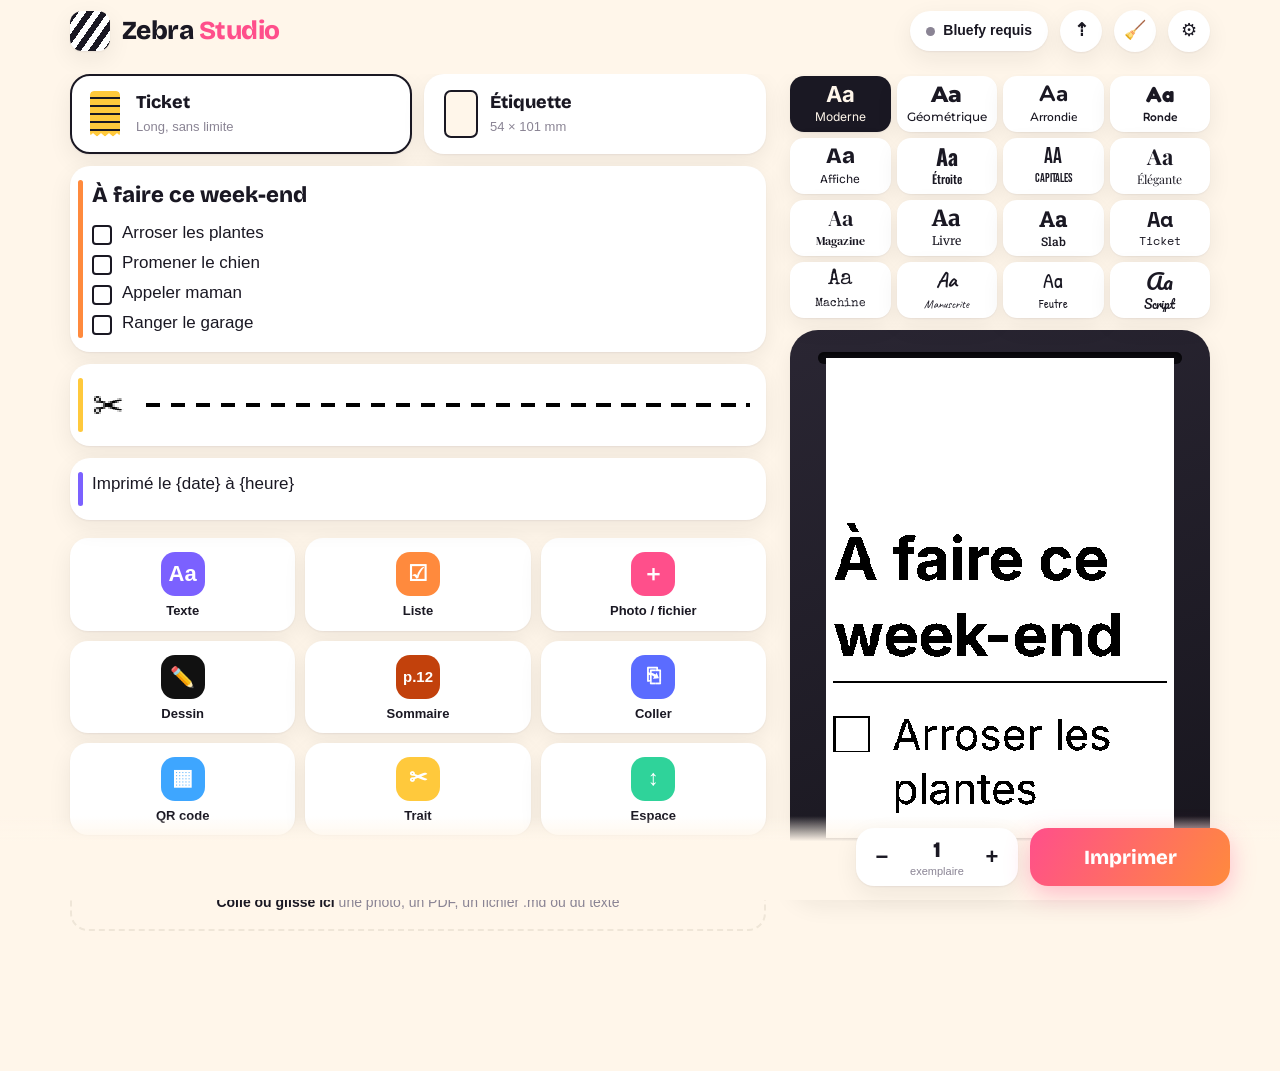
<file: index.html>
<!DOCTYPE html>
<html lang="fr">
<head>
<meta charset="utf-8">
<meta name="viewport" content="width=device-width, initial-scale=1, viewport-fit=cover">
<meta name="robots" content="noindex">
<meta name="theme-color" content="#FFF6EA">
<title>Zebra Studio</title>
<link rel="stylesheet" href="fonts.css?v=202611140255">
<style>
  :root {
    --bg:#FFF6EA; --card:#FFFFFF; --ink:#1A1823; --mute:#8A8494; --line:#EFE6D8;
    --pink:#FF4F8B; --orange:#FF8A3D; --yellow:#FFC93C; --mint:#2FD39A; --violet:#7B61FF; --blue:#3EA6FF;
    --shadow:0 1px 2px rgba(26,24,35,.06), 0 8px 24px rgba(26,24,35,.07);
    --display:"ZS Bricolage", -apple-system, sans-serif;
  }
  @media (prefers-color-scheme: dark) {
    :root { --bg:#15131C; --card:#221F2B; --ink:#F4F1FA; --mute:#9C95AA; --line:#322E3D;
      --shadow:0 1px 2px rgba(0,0,0,.3), 0 8px 24px rgba(0,0,0,.35); }
    .sepview canvas, .swatches canvas { filter:invert(1) hue-rotate(180deg); opacity:.9; }
  }
  * { box-sizing:border-box; -webkit-tap-highlight-color:transparent; }
  html, body { margin:0; background:var(--bg); color:var(--ink);
    font:16px/1.4 -apple-system, BlinkMacSystemFont, "Segoe UI", sans-serif; }
  button, input, textarea, select { font:inherit; color:inherit; }
  button { cursor:pointer; }

  /* ---------- En-tête ---------- */
  header { display:flex; align-items:center; gap:12px; padding:calc(10px + env(safe-area-inset-top)) 20px 10px; max-width:1180px; margin:0 auto;
    position:sticky; top:0; z-index:30; background:var(--bg); box-shadow:0 0 0 100vmax var(--bg); clip-path:inset(0 -100vmax -12px); }
  header.scrolled { box-shadow:0 0 0 100vmax var(--bg), 0 8px 12px -10px rgba(0,0,0,.35); }
  .logo { width:40px; height:40px; border-radius:12px; flex:none; background:
      repeating-linear-gradient(-55deg, var(--ink) 0 6px, var(--card) 6px 12px); box-shadow:var(--shadow); }
  header .titre { flex:1; min-width:0; }
  header h1 { font-family:var(--display); font-weight:800; font-size:26px; letter-spacing:-.02em; margin:0; }
  #batZebra[hidden] { display:none; }
  #batZebra { display:block; font-size:12px; font-weight:600; color:var(--mute); line-height:1.1; margin-top:1px; white-space:nowrap; }
  header h1 span { color:var(--pink); }
  .pill { display:flex; align-items:center; gap:8px; border:0; background:var(--card); box-shadow:var(--shadow);
    padding:10px 16px; border-radius:999px; font-weight:600; font-size:14px; }
  .pill .dot { width:9px; height:9px; border-radius:50%; background:var(--mute); }
  .pill.on .dot { background:var(--mint); box-shadow:0 0 0 4px rgba(47,211,154,.18); }
  .pill.err .dot { background:var(--pink); }
  .round { width:42px; height:42px; border-radius:50%; border:0; background:var(--card); box-shadow:var(--shadow); font-size:18px; }
  header h1 { white-space:nowrap; }
  @media (max-width:480px) { /* téléphone : en-tête compact, sans défilement horizontal */
    header { gap:7px; padding-left:12px; padding-right:12px; }
    .logo { width:30px; height:30px; border-radius:9px; }
    header h1 { font-size:19px; }
    header h1 span { display:none; } /* « Zebra » seul sur téléphone */
    .pill { padding:8px 11px; font-size:13px; gap:6px; }
    .round { width:34px; height:34px; font-size:16px; }
  }

  main { display:grid; grid-template-columns:minmax(0,1fr); gap:24px; padding:12px 20px 140px; max-width:1180px; margin:0 auto; }
  @media (min-width:760px) { main { grid-template-columns:minmax(0,1fr) 360px; } .side { position:sticky; top:76px; align-self:start; } }
  @media (min-width:1000px) { main { grid-template-columns:minmax(0,1fr) 420px; } }

  /* ---------- Mode ---------- */
  .modes { display:grid; grid-template-columns:1fr 1fr; gap:12px; }
  .mode { position:relative; border:2px solid transparent; background:var(--card); box-shadow:var(--shadow); border-radius:20px;
    padding:14px 12px 14px 64px; text-align:left; min-height:74px; transition:transform .15s, border-color .15s; }
  .mode:active { transform:scale(.98); }
  .mode b { font-family:var(--display); font-size:18px; display:block; }
  .mode small { color:var(--mute); font-size:13px; }
  .mode.active { border-color:var(--ink); }
  .mode::before { content:""; position:absolute; left:18px; top:50%; transform:translateY(-50%); background:var(--bg); border:2px solid var(--ink); }
  .mode[data-mode=tpe]::before { width:30px; height:46px; border-radius:4px;
    -webkit-mask:linear-gradient(#000 0 0) top/100% 85% no-repeat, conic-gradient(from -45deg at bottom, #0000, #000 1deg 89deg, #0000 90deg) bottom/8px 15% repeat-x;
    mask:linear-gradient(#000 0 0) top/100% 85% no-repeat, conic-gradient(from -45deg at bottom, #0000, #000 1deg 89deg, #0000 90deg) bottom/8px 15% repeat-x;
    background:repeating-linear-gradient(var(--bg) 0 6px, var(--ink) 6px 8px); border:0; }
  .mode[data-mode=dymo]::before { width:30px; height:44px; border-radius:7px; }
  .mode.active[data-mode=tpe]::before { background:repeating-linear-gradient(var(--yellow) 0 6px, var(--ink) 6px 8px); }
  .mode.active[data-mode=dymo]::before { background:var(--yellow); }

  /* ---------- Polices ---------- */
  .chips { display:flex; gap:8px; overflow-x:auto; padding:14px 2px 6px; scrollbar-width:none; }
  .chips::-webkit-scrollbar { display:none; }
  .chip { flex:none; border:0; background:var(--card); box-shadow:var(--shadow); border-radius:14px; padding:8px 14px; text-align:center; min-width:74px; }
  .chip .aa { font-size:24px; line-height:1.1; display:block; }
  .chip small { font-size:11px; color:var(--mute); }
  .chip.active { background:var(--ink); color:var(--bg); }
  .chip.active small { color:inherit; opacity:.7; }
  .toggle { display:inline-flex; align-items:center; gap:8px; border:0; background:var(--card); box-shadow:var(--shadow); border-radius:14px; padding:8px 14px; font-weight:600; font-size:14px; flex:none; }
  .toggle i { width:34px; height:20px; border-radius:10px; background:var(--line); position:relative; transition:background .15s; }
  .toggle i::after { content:""; position:absolute; left:2px; top:2px; width:16px; height:16px; border-radius:50%; background:#fff; transition:left .15s; box-shadow:0 1px 2px rgba(0,0,0,.2); }
  .toggle.on i { background:var(--mint); } .toggle.on i::after { left:16px; }

  .side-fonts { display:grid; grid-template-columns:repeat(4, 1fr); gap:6px; padding:0 0 12px; overflow:visible; }
  .side-fonts .chip { min-width:0; padding:6px 4px; }
  .side-fonts .chip .aa { font-size:22px; line-height:1.15; }
  .chip .fname { display:block; font-size:12px; margin-top:2px; white-space:nowrap; overflow:hidden; text-overflow:ellipsis; }
  .side-fonts .toggle { grid-column:1 / -1; justify-content:center; }
  /* ---------- Blocs ---------- */
  #blocks { margin-top:10px; }
  .block { position:relative; background:var(--card); box-shadow:var(--shadow); border-radius:20px; margin:12px 0; padding:14px 16px 14px 22px;
    transition:box-shadow .15s, transform .15s; animation:pop .25s ease-out; }
  @keyframes pop { from { transform:scale(.96); opacity:0; } }
  .block::before { content:""; position:absolute; left:8px; top:14px; bottom:14px; width:5px; border-radius:3px; background:var(--c, var(--violet)); }
  .block.sel { box-shadow:0 0 0 2px var(--c, var(--violet)), var(--shadow); }
  .block[data-type=text] { --c:var(--violet); } .block[data-type=image] { --c:var(--pink); }
  .block[data-type=qr] { --c:var(--blue); } .block[data-type=sep] { --c:var(--yellow); } .block[data-type=space] { --c:var(--mint); }
  .block { -webkit-user-select:none; user-select:none; -webkit-touch-callout:none; }
  .block:not(.sel) textarea, .block:not(.sel) input { pointer-events:none; }
  .block.sel textarea, .block.sel input { -webkit-user-select:text; user-select:text; }
  .block.lifting { position:fixed; z-index:60; margin:0; pointer-events:none; animation:none; transform:scale(1.03) rotate(-1.2deg);
    box-shadow:0 0 0 2px var(--c), 0 24px 48px rgba(26,24,35,.28); transition:transform .15s; }
  .drop-ph { border:2px dashed var(--pink); border-radius:20px; margin:12px 0; background:rgba(255,79,139,.06); }
  .hint-move { text-align:center; color:var(--mute); font-size:13px; margin:10px 0 0; }
  .tools { position:absolute; right:10px; top:-16px; display:none; gap:4px; background:var(--ink); padding:4px; border-radius:12px; box-shadow:var(--shadow); z-index:2; }
  .block.sel .tools { display:flex; }
  .tools button { border:0; background:transparent; color:var(--bg); width:34px; height:30px; border-radius:8px; font-size:15px; }
  .tools button:active { background:rgba(255,255,255,.15); }

  .block textarea { width:100%; border:0; outline:0; background:transparent; resize:none; padding:0; min-height:28px; font-size:17px; line-height:1.45; overflow:hidden; }
  .block textarea::placeholder { color:var(--mute); }
  .more { display:none; margin-top:12px; padding-top:12px; border-top:1px dashed var(--line); flex-wrap:wrap; gap:8px; align-items:center; }
  .block.sel .more { display:flex; }
  /* long texte : la barre de mise en forme reste visible en bas de l'écran pendant qu'on fait défiler */
  .block.sel[data-type=text] .more { position:sticky; bottom:92px; z-index:6; background:var(--card); margin:12px -16px -14px -22px; padding:10px 16px 12px 22px; border-radius:0 0 20px 20px; box-shadow:0 -8px 16px -12px rgba(0,0,0,.25); }
  .seg { display:inline-flex; background:var(--bg); border-radius:12px; padding:3px; gap:2px; }
  .seg button { border:0; background:transparent; min-width:38px; height:34px; border-radius:9px; font-weight:700; font-size:14px; padding:0 10px; }
  .seg button.on { background:var(--card); box-shadow:0 1px 3px rgba(0,0,0,.12); }
  .fmt { display:inline-flex; gap:2px; background:var(--bg); border-radius:12px; padding:3px; }
  .fmt button { border:0; background:transparent; width:38px; height:34px; border-radius:9px; font-size:15px; font-weight:700; }
  .fmt button:active { background:var(--card); }
  .spacer { flex:1; }

  .thumb { display:flex; justify-content:center; background:var(--bg); border-radius:14px; padding:10px; }
  .thumb canvas { max-width:100%; max-height:220px; image-rendering:pixelated; }
  .slider { display:flex; align-items:center; gap:8px; font-size:18px; flex:1; min-width:200px; }
  .slider input { flex:1; accent-color:var(--pink); }
  .field { flex:1; min-width:180px; border:0; background:var(--bg); border-radius:12px; padding:10px 12px; outline:0; }
  .block[data-type=qr] .row { display:flex; gap:14px; align-items:center; }
  .block[data-type=qr] canvas { width:72px; height:72px; image-rendering:pixelated; flex:none; border-radius:6px; }
  .block[data-type=qr] .field { font-size:17px; background:transparent; padding:6px 0; }
  .sepview canvas { width:100%; height:auto; display:block; image-rendering:pixelated; }
  .swatches { display:flex; flex-wrap:wrap; gap:6px; }
  .swatches button { border:2px solid transparent; background:var(--bg); border-radius:10px; padding:6px; width:86px; height:40px; }
  .swatches button.on { border-color:var(--yellow); }
  .swatches canvas { width:100%; height:100%; }
  .spaceview { border:2px dashed var(--line); border-radius:12px; display:flex; align-items:center; justify-content:center; color:var(--mute); font-size:13px; min-height:24px; }


  /* ---------- Éditeur d'étiquette ---------- */
  .tpls { display:grid; grid-template-columns:repeat(auto-fill, minmax(92px, 1fr)); gap:8px; padding:6px 0 10px; } /* tous visibles, sans glisser */
  .tpl { min-width:0; border:2px solid transparent; background:var(--card); box-shadow:var(--shadow); border-radius:16px; padding:8px 8px 6px; font-weight:700; font-size:13px; }
  .tpl.active { border-color:var(--pink); }
  .tpl .mini { height:60px; display:flex; align-items:center; justify-content:center; margin-bottom:6px; }
  .tpl canvas { max-width:100%; max-height:60px; border-radius:6px; box-shadow:0 0 0 1px var(--line); background:#fff; }
  .tpl .free { font-size:30px; }
  .lcard { background:var(--card); box-shadow:var(--shadow); border-radius:20px; padding:16px 18px; margin:12px 0; }
  .lcard .big { width:100%; border:0; outline:0; background:transparent; font-family:var(--display); font-weight:800; font-size:30px; padding:2px 0 6px; border-bottom:2px solid var(--line); }
  .lcard .big:focus { border-color:var(--pink); }
  .lcard .small { width:100%; border:0; outline:0; background:transparent; font-size:18px; padding:10px 0 6px; border-bottom:1px solid var(--line); }
  .lcard .small:focus { border-color:var(--pink); }
  .lrow { display:flex; align-items:center; gap:10px; flex-wrap:wrap; padding:8px 0; }
  .lrow > .lab { width:72px; color:var(--mute); font-size:13px; font-weight:600; flex:none; }
  .detailwrap { display:flex; gap:8px; align-items:center; }
  .detailwrap .small { flex:1; }
  .mini-chip { border:0; background:var(--bg); border-radius:10px; padding:7px 10px; font-weight:700; font-size:13px; flex:none; }
  .icons { display:flex; flex-wrap:wrap; gap:6px; }
  .icons button { width:40px; height:40px; border:2px solid transparent; background:var(--bg); border-radius:12px; font-size:20px; }
  .icons button.on { border-color:var(--pink); }
  .frames { display:flex; flex-wrap:wrap; gap:6px; }
  .frames button { width:62px; height:40px; border:2px solid transparent; background:var(--bg); border-radius:10px; padding:4px; }
  .frames button.on { border-color:var(--pink); }
  .frames canvas { width:100%; height:100%; }
  .orient { display:inline-flex; gap:6px; }
  .orient button { display:flex; align-items:center; gap:8px; border:2px solid transparent; background:var(--bg); border-radius:12px; padding:8px 12px; font-weight:700; font-size:14px; }
  .orient button.on { border-color:var(--pink); }
  .orient i { display:inline-block; border:2px solid currentColor; border-radius:3px; }
  .tip { display:flex; gap:10px; align-items:flex-start; background:linear-gradient(120deg, rgba(123,97,255,.12), rgba(255,79,139,.12)); border-radius:16px; padding:12px 14px; font-size:14px; margin:12px 0 0; }
  .tip b { font-family:var(--display); }
  .paper.land canvas { border-radius:12px; }


  .prep { display:flex; align-items:center; gap:12px; justify-content:space-between; background:linear-gradient(120deg, rgba(255,201,60,.22), rgba(255,79,139,.14)); border-radius:18px; padding:12px 14px; margin:14px 0 2px; }
  .prep b { font-family:var(--display); font-size:17px; }
  .prep .magic { white-space:nowrap; flex:none; }
  .prep .small { font-size:13px; color:var(--mute); margin-top:2px; }
  .prep.done { background:rgba(47,211,154,.14); font-weight:700; font-size:14px; }
  .fmts { display:flex; gap:8px; overflow-x:auto; padding:6px 0 2px; scrollbar-width:none; }
  .fmts::-webkit-scrollbar { display:none; }
  .fmt-chip { flex:none; display:flex; align-items:center; gap:8px; border:2px solid transparent; background:var(--bg); border-radius:12px; padding:6px 12px 6px 8px; font-weight:700; font-size:14px; }
  .fmt-chip.on { border-color:var(--pink); }
  .fmt-chip i { display:block; border:2px solid currentColor; border-radius:4px; }
  .numf { display:flex; align-items:center; gap:6px; font-size:13px; color:var(--mute); font-weight:600; }
  .numf input { width:64px; border:0; background:var(--bg); border-radius:10px; padding:8px; font-size:16px; font-weight:700; text-align:center; color:var(--ink); }
  .draw-icon { width:40px; height:40px; border:2px dashed var(--line); background:var(--bg); border-radius:12px; font-size:18px; padding:0; }
  .draw-icon.on { border:2px solid var(--pink); }
  .draw-icon canvas { width:30px; height:30px; display:block; margin:auto; }
  /* ---------- Dessin ---------- */
  .draw-bg { position:fixed; inset:0; z-index:80; background:var(--bg); display:flex; flex-direction:column; }
  .draw-top { display:flex; align-items:center; justify-content:space-between; padding:calc(12px + env(safe-area-inset-top)) 16px 8px; }
  .draw-top b { font-family:var(--display); font-size:20px; }
  .dbtn { border:0; background:var(--card); box-shadow:var(--shadow); border-radius:12px; padding:10px 16px; font-weight:700; }
  .dbtn.primary { background:linear-gradient(120deg, var(--pink), var(--orange)); color:#fff; }
  .draw-tools { display:flex; flex-wrap:wrap; justify-content:center; gap:6px; padding:6px 16px 10px; }
  .dtool { flex:none; display:flex; flex-direction:column; align-items:center; gap:2px; border:2px solid transparent; background:var(--card); border-radius:12px; padding:6px 10px; font-size:11px; font-weight:700; min-width:62px; }
  .dtool span { font-size:20px; line-height:1.1; }
  .dtool.on { border-color:var(--pink); }
  .dint i { display:block; width:20px; height:20px; border-radius:50%; border:2px solid var(--line); margin:1px 0 2px; }
  .dsep { width:1px; background:var(--line); margin:4px 2px; flex:none; align-self:stretch; }
  .draw-stage { flex:1; overflow:auto; display:flex; justify-content:center; padding:10px 16px 20px; }
  .draw-sub { display:flex; flex-wrap:wrap; justify-content:center; align-items:center; gap:6px; padding:0 16px 10px; }
  .dlab { font-size:12px; font-weight:700; color:var(--mute); margin-right:4px; }
  .dchip { border:2px solid transparent; background:var(--card); border-radius:10px; padding:7px 12px; font-weight:700; font-size:13px; }
  .dchip.on { border-color:var(--pink); }
  .draw-cursor { position:absolute; display:none; border:2px solid #FF4F8B; border-radius:50%; background:rgba(255,79,139,.12); pointer-events:none; box-sizing:border-box; }
  .draw-cursor.whole { border-style:dashed; }
  .draw-paper { position:relative; background:#fff; box-shadow:0 10px 30px rgba(0,0,0,.18); border-radius:6px; align-self:flex-start; }
  .draw-paper canvas { display:block; touch-action:none; cursor:crosshair; }
  .draw-hint { text-align:center; color:var(--mute); font-size:13px; padding:0 16px calc(12px + env(safe-area-inset-bottom)); }
  /* ---------- Claude ---------- */
  .ai-btn { border:0; border-radius:12px; height:40px; padding:0 14px; font-weight:700; color:#fff; background:linear-gradient(120deg, #D97757, var(--pink)); }
  #aiSheet textarea { width:100%; min-height:150px; border:0; outline:0; background:var(--bg); border-radius:16px; padding:14px; font-size:17px; line-height:1.45; resize:vertical; }
  #aiSheet .hint { color:var(--mute); font-size:13.5px; margin:8px 2px 12px; }
  #aiSheet .go { width:100%; height:54px; border:0; border-radius:16px; color:#fff; font-family:var(--display); font-weight:800; font-size:18px; background:linear-gradient(120deg, #D97757, var(--pink)); }
  #aiSheet .go:disabled { opacity:.6; }
  #aiSheet .result { background:var(--bg); border-radius:16px; padding:14px 16px; margin:14px 0; }
  #aiSheet .result h4 { font-family:var(--display); font-size:20px; margin:0 0 6px; }
  #aiSheet .row2 { display:flex; gap:8px; margin-top:10px; }
  #aiSheet .row2 input { flex:1; border:0; background:var(--bg); border-radius:12px; padding:12px; font-size:16px; outline:0; }
  #aiSheet .row2 button, #aiSheet .use { border:0; border-radius:12px; padding:0 16px; font-weight:700; background:var(--ink); color:var(--bg); }
  #aiSheet .use { width:100%; height:50px; margin-top:10px; font-size:16px; }
  .thinking { display:inline-block; animation:pulse 1s ease-in-out infinite alternate; }
  @keyframes pulse { to { opacity:.35; } }

  /* ---------- Ajout ---------- */
  .adds { display:grid; grid-template-columns:repeat(3, 1fr); gap:10px; margin-top:18px; } /* 9 outils = 3 × 3 */
  .block[data-type=toc] { --c:#C2410C; }
  .tocview { margin:2px 0 0; font-size:16px; }
  .tocview .r { display:flex; align-items:baseline; gap:6px; padding:2px 0; }
  .tocview .r .n { flex:none; max-width:75%; overflow:hidden; text-overflow:ellipsis; white-space:nowrap; }
  .tocview .r .d { flex:1; border-bottom:2px dotted rgba(0,0,0,.35); transform:translateY(-4px); }
  .tocview .r .p { flex:none; font-variant-numeric:tabular-nums; }
  .tocview .r.miss .p { color:var(--pink); }
  .tocview .h { font-weight:800; letter-spacing:.06em; text-transform:uppercase; border-bottom:2px solid var(--ink); margin:6px 0 4px; display:flex; justify-content:space-between; }
  .block[data-type=list] { --c:var(--orange); }
  .block .title { width:100%; border:0; outline:0; background:transparent; font-family:var(--display); font-weight:800; font-size:22px; padding:0 0 6px; }
  .block .title::placeholder { color:var(--mute); font-weight:700; }
  .magic { border:0; border-radius:12px; height:40px; padding:0 14px; font-weight:700; color:#fff; background:linear-gradient(120deg, var(--violet), var(--pink)); }
  .checks { margin:2px 0 0; padding:0; list-style:none; }
  .checks li { display:flex; gap:10px; align-items:flex-start; font-size:17px; padding:3px 0; }
  .checks li::before { content:""; flex:none; width:16px; height:16px; margin-top:4px; border:2px solid var(--ink); border-radius:4px; }
  .checks.round li::before { border-radius:50%; }
  .checks li.done::before { background:var(--ink); box-shadow:inset 0 0 0 2px var(--card); }
  .checks li.done { color:var(--mute); }
  .add { border:0; background:var(--card); box-shadow:var(--shadow); border-radius:18px; padding:14px 4px 10px; display:flex; flex-direction:column; align-items:center; gap:6px; font-weight:600; font-size:13px; transition:transform .12s; }
  .add:active { transform:scale(.94); }
  .add i { width:44px; height:44px; border-radius:14px; display:grid; place-items:center; font-style:normal; font-size:22px; background:var(--c); color:#fff; font-weight:800; }
  .drop { margin-top:12px; border:2px dashed var(--line); border-radius:18px; padding:16px; text-align:center; color:var(--mute); font-size:14px; outline:0; transition:border-color .15s, background .15s; -webkit-user-select:text; user-select:text; }
  .drop b { color:var(--ink); }
  .drop:focus, .drop.over { border-color:var(--pink); background:rgba(255,79,139,.06); }
  body.dragging .drop { border-color:var(--pink); }

  /* ---------- Aperçu ---------- */
  .stage { background:linear-gradient(160deg, #2A2633, #17151D); border-radius:28px; padding:22px 18px 26px; box-shadow:var(--shadow); }
  .slot { height:12px; border-radius:6px; background:#0B0A0F; margin:0 10px 0; box-shadow:inset 0 2px 4px rgba(0,0,0,.6); }
  .paperwrap { max-height:calc(100vh - 420px); overflow:auto; margin:-6px 18px 0; padding-bottom:6px; scrollbar-width:thin; }
  .paper { display:flex; flex-direction:column; gap:14px; }
  .paper canvas { width:100%; height:auto; display:block; image-rendering:pixelated; background:#fff; }
  .paper.tpe canvas { -webkit-mask:conic-gradient(from -45deg at bottom, #0000, #000 1deg 89deg, #0000 90deg) bottom/12px 7px repeat-x, linear-gradient(#000 0 0) top/100% calc(100% - 6px) no-repeat;
    mask:conic-gradient(from -45deg at bottom, #0000, #000 1deg 89deg, #0000 90deg) bottom/12px 7px repeat-x, linear-gradient(#000 0 0) top/100% calc(100% - 6px) no-repeat; }
  .paper.dymo canvas { border-radius:10px; }
  .paper.printing { animation:feed 1.2s ease-in-out infinite alternate; }
  @keyframes feed { to { transform:translateY(-10px); } }
  .info { text-align:center; color:#B9B2C6; font-size:13px; margin-top:14px; }
  .info.warn { color:var(--yellow); }

  /* ---------- Barre d'impression ---------- */
  .bar { position:fixed; left:0; right:0; bottom:0; z-index:20; padding:12px 20px calc(14px + env(safe-area-inset-bottom));
    background:linear-gradient(to top, var(--bg) 70%, transparent); }
  .bar-in { max-width:1180px; margin:0 auto; display:flex; gap:12px; align-items:center; justify-content:flex-end; }
  .copies { display:flex; align-items:center; background:var(--card); box-shadow:var(--shadow); border-radius:18px; height:58px; padding:0 6px; }
  .copies button { border:0; background:transparent; width:40px; height:44px; font-size:22px; font-weight:700; border-radius:12px; }
  .copies .cnum { display:flex; flex-direction:column; align-items:center; min-width:70px; line-height:1; }
  .copies input { width:56px; border:0; background:transparent; text-align:center; font-family:var(--display); font-weight:800; font-size:22px; padding:0; outline:0; -moz-appearance:textfield; }
  .copies input::-webkit-inner-spin-button, .copies input::-webkit-outer-spin-button { -webkit-appearance:none; margin:0; }
  .copies small { font-size:11px; color:var(--mute); margin-top:3px; }
  .copies.multi { box-shadow:0 0 0 2px var(--pink), var(--shadow); }
  .print { position:relative; overflow:hidden; border:0; height:58px; padding:0 30px; border-radius:18px; color:#fff; font-family:var(--display); font-weight:800; font-size:20px;
    background:linear-gradient(120deg, var(--pink), var(--orange)); box-shadow:0 8px 24px rgba(255,79,139,.35); min-width:200px; transition:transform .12s; }
  .print:active { transform:scale(.97); }
  .print .fill { position:absolute; left:0; top:0; bottom:0; width:0; background:rgba(255,255,255,.28); transition:width .15s; }
  .print span { position:relative; }
  .print:disabled { opacity:.9; }

  /* ---------- Toast, feuille, confettis ---------- */
  .toast { position:fixed; left:50%; bottom:calc(96px + env(safe-area-inset-bottom)); transform:translate(-50%, 20px); opacity:0; z-index:30;
    background:var(--ink); color:var(--bg); padding:12px 18px; border-radius:14px; font-weight:600; font-size:14px; max-width:min(520px, 90vw); text-align:center;
    transition:all .25s; pointer-events:none; }
  .toast.show { opacity:1; transform:translate(-50%, 0); }
  .toast.err { background:var(--pink); color:#fff; }
  .toast.act { pointer-events:auto; display:flex; align-items:center; gap:14px; }
  .toast button { border:0; background:var(--pink); color:#fff; font-weight:700; border-radius:10px; padding:7px 12px; }
  .sheet-bg { position:fixed; inset:0; background:rgba(10,8,15,.45); z-index:40; display:none; align-items:flex-end; justify-content:center; }
  .sheet-bg.open { display:flex; }
  .sheet { background:var(--card); width:min(560px, 100%); border-radius:26px 26px 0 0; padding:20px 22px calc(24px + env(safe-area-inset-bottom)); max-height:85vh; overflow:auto; animation:up .25s ease-out; }
  @keyframes up { from { transform:translateY(40px); opacity:0; } }
  .sheet h3 { font-family:var(--display); font-size:22px; margin:0 0 14px; }
  .sheet .line { display:flex; align-items:center; justify-content:space-between; gap:10px; padding:12px 0; border-bottom:1px solid var(--line); font-size:15px; }
  .sheet .btn { border:0; background:var(--bg); border-radius:12px; padding:10px 14px; font-weight:600; }
  .sheet .btn.danger { color:var(--pink); }
  .sheet a { color:var(--violet); }
  #log { font:12px/1.5 ui-monospace, Menlo, monospace; white-space:pre-wrap; max-height:160px; overflow:auto; color:var(--mute); margin-top:12px; }
  .confetti { position:fixed; z-index:50; pointer-events:none; font-size:24px; animation:boom 1.1s ease-out forwards; }
  @keyframes boom { to { transform:translate(var(--dx), var(--dy)) rotate(var(--r)); opacity:0; } }
  .empty { text-align:center; color:var(--mute); padding:26px 10px 6px; font-size:15px; }
  .empty b { display:block; font-family:var(--display); font-size:22px; color:var(--ink); margin-bottom:4px; }
</style>
</head>
<body>
<header>
  <div class="logo"></div>
  <div class="titre"><h1>Zebra <span>Studio</span></h1><small id="batZebra" hidden></small></div>
  <button class="pill" id="btnFile" style="display:none" aria-label="Tickets en attente sur Jarvis">📥</button>
  <button class="pill" id="btnConnect"><span class="dot"></span><span id="state">Connecter</span></button>
  <button class="round" id="btnFeed" aria-label="Avancer le papier" title="Avancer le papier" style="font-weight:800">⇡</button>
  <button class="round" id="btnWipe" aria-label="Tout effacer" title="Tout effacer">🧹</button>
  <button class="round" id="btnSettings" aria-label="Réglages">⚙︎</button>
</header>

<main>
  <section>
    <div class="modes">
      <button class="mode" data-mode="tpe"><b>Ticket</b><small>Long, sans limite</small></button>
      <button class="mode" data-mode="dymo"><b>Étiquette</b><small>DYMO 54 × 101 mm</small></button>
    </div>


    <div id="prepBanner"></div>
    <div id="labelEditor"></div>
    <div id="freeEditor">
    <div id="blocks"></div>

    <div class="adds">
      <button class="add" data-add="text"><i style="--c:var(--violet)">Aa</i>Texte</button>
      <button class="add" data-add="list"><i style="--c:var(--orange)">☑︎</i>Liste</button>
      <button class="add" data-add="file"><i style="--c:var(--pink)">＋</i>Photo / fichier</button>
      <button class="add" data-add="draw"><i style="--c:#111;font-size:20px">✏️</i>Dessin</button>
      <button class="add" data-add="toc"><i style="--c:#C2410C;font-size:15px;font-weight:800">p.12</i>Sommaire</button>
      <button class="add" data-add="paste"><i style="--c:#5B6CFF">⎘</i>Coller</button>
      <button class="add" data-add="qr"><i style="--c:var(--blue)">▦</i>QR code</button>
      <button class="add" data-add="sep"><i style="--c:var(--yellow)">✂︎</i>Trait</button>
      <button class="add" data-add="space"><i style="--c:var(--mint)">↕</i>Espace</button>
    </div>
    <p class="hint-move">Astuce : appui long sur un bloc pour le déplacer</p>
    <div class="drop" id="drop" contenteditable="true" inputmode="none" spellcheck="false">
      <b>Colle ou glisse ici</b> une photo, un PDF, un fichier .md ou du texte
    </div>
    </div>
  </section>

  <aside class="side">
    <div class="chips side-fonts" id="fonts"></div>
    <div class="stage">
      <div class="slot"></div>
      <div class="paperwrap"><div class="paper" id="paper"></div></div>
      <div class="info" id="info"></div>
    </div>
  </aside>
</main>

<div class="bar"><div class="bar-in">
  <div class="copies"><button id="cMinus" aria-label="Moins">−</button>
    <label class="cnum"><input id="cVal" type="number" inputmode="numeric" min="1" max="50" value="1" aria-label="Nombre d'exemplaires"><small id="cLab">exemplaire</small></label>
    <button id="cPlus" aria-label="Plus">+</button></div>
  <button class="print" id="btnPrint"><div class="fill" id="fill"></div><span id="printLabel">Imprimer</span></button>
</div></div>

<div class="toast" id="toast"></div>

<div class="sheet-bg" id="sheetBg">
  <div class="sheet">
    <h3>Réglages</h3>
    <div class="line"><span>Imprimer avec</span>
      <span class="seg" id="destSeg"><button data-v="jarvis">🏠 Jarvis</button><button data-v="bluetooth">🦓 Bluetooth direct</button></span>
    </div>
    <div class="line" style="flex-wrap:wrap"><span>Adresse de Jarvis<br><small style="color:var(--mute)" id="jarvisInfo"></small></span>
      <span style="display:flex;gap:8px;flex:1 1 260px;min-width:0">
        <input id="jarvisUrl" type="url" inputmode="url" autocapitalize="off" autocorrect="off" spellcheck="false" placeholder="https://…:8443"
          style="flex:1;min-width:0;border:0;background:var(--bg);border-radius:12px;padding:10px 12px;font:inherit;font-size:15px">
        <button class="btn" id="btnJarvisTest">Tester</button>
      </span>
    </div>
    <div class="line"><span>File d'attente et historique<br><small style="color:var(--mute)">s'ouvre dans un nouvel onglet, sur Jarvis</small></span><a class="btn" id="btnGestion" href="#" target="_blank" rel="noopener" style="text-decoration:none;display:inline-flex;align-items:center">🗂 Gestion des tickets</a></div>
    <div class="line"><span>Imprimante<br><small style="color:var(--mute)" id="printerName"></small></span><button class="btn" id="btnForget">Oublier</button></div>
    <div class="line"><span>Vitesse d'envoi Bluetooth</span>
      <span class="seg" id="chunkSeg">
        <button data-v="20">Sûr</button><button data-v="100">Rapide</button><button data-v="180">Turbo</button>
      </span>
    </div>
    <div class="line"><span id="appVersion">Version</span><button class="btn" id="btnUpdate">Charger la dernière version</button></div>
    <div class="line"><span>Code ZPL de la composition</span><button class="btn" id="btnCopyZpl">Copier</button></div>
    <div class="line"><span>Page de test Bluetooth</span><a href="test-ble.html">Ouvrir</a></div>
    <div class="line"><span>Repartir d'une page blanche</span><button class="btn danger" id="btnClear">Tout effacer</button></div>
    <div class="line"><span>Restaurer la page effacée<br><small style="color:var(--mute)" id="trashInfo">vide</small></span><button class="btn" id="btnRestore">Restaurer</button></div>
    <div id="log"></div>
  </div>
</div>

<div class="sheet-bg" id="aiBg"><div class="sheet" id="aiSheet"></div></div>

<input type="file" id="filePick" multiple hidden>
<input type="file" id="fileReplace" accept="image/*,application/pdf,.pdf" hidden>

<script src="lib/qrcode.js"></script>
<script src="lib/qrcode_UTF8.js"></script>
<script src="lib/pdf.min.js"></script>
<script src="engine.js?v=202611140255"></script>
<script src="draw.js?v=202611140255"></script>
<script src="label.js?v=202611140255"></script>
<script src="app.js?v=202611140255"></script>
</body>
</html>
</file>
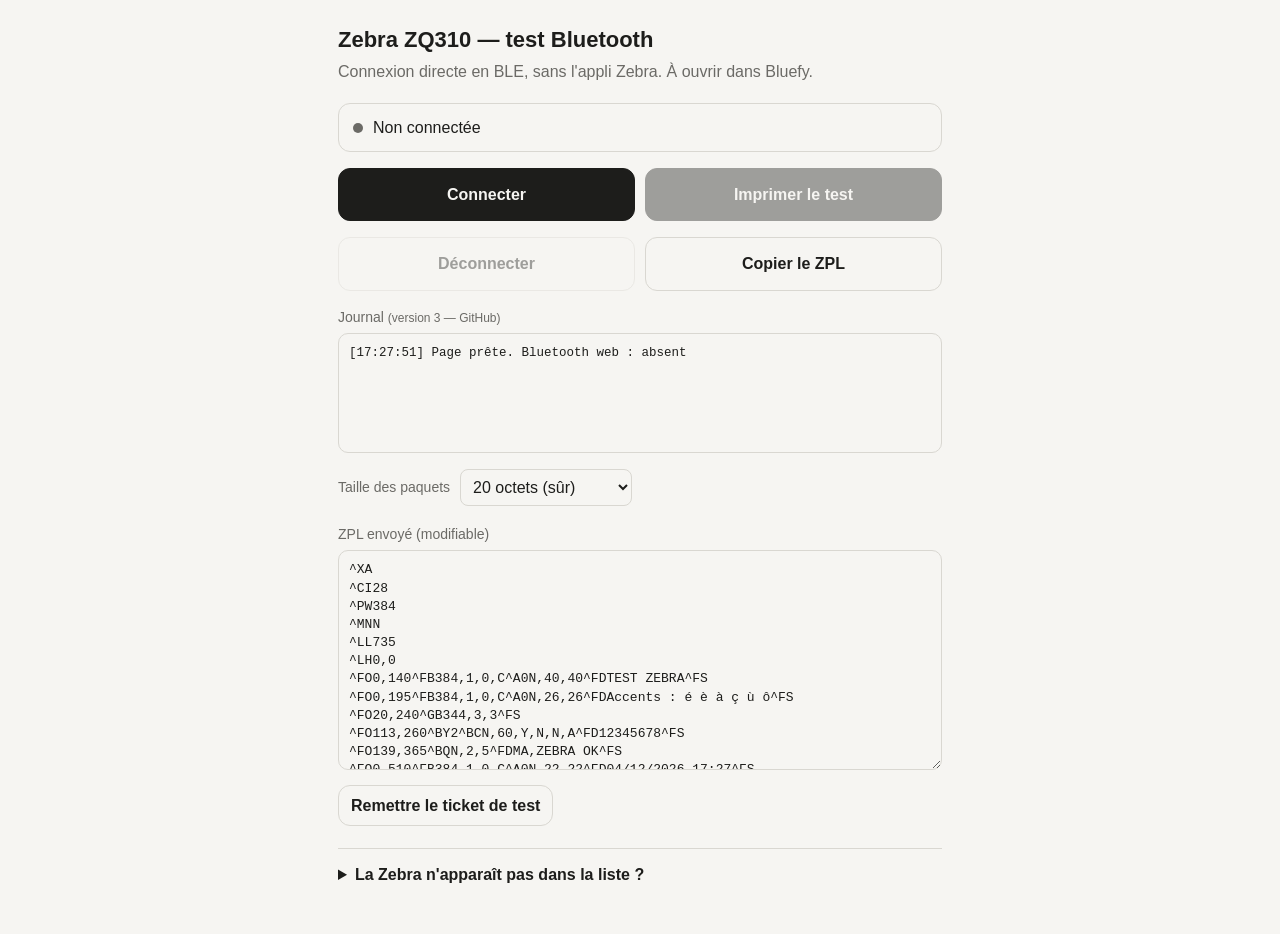
<file: test-ble.html>
<!DOCTYPE html>
<html lang="fr">
<head>
<meta charset="utf-8">
<meta name="viewport" content="width=device-width, initial-scale=1">
<title>Zebra — test Bluetooth</title>
<style>
  :root { --bg:#f6f5f2; --fg:#1d1d1b; --mute:#6b6a66; --line:#d9d7d1; --ok:#1f7a3f; --err:#b3261e; --acc:#1d1d1b; }
  @media (prefers-color-scheme: dark) { :root { --bg:#161615; --fg:#ecebe7; --mute:#9a9893; --line:#33322f; --ok:#5bc27f; --err:#ff8a80; --acc:#ecebe7; } }
  * { box-sizing:border-box; }
  body { margin:0; background:var(--bg); color:var(--fg); font:16px/1.45 -apple-system, BlinkMacSystemFont, "Segoe UI", sans-serif; }
  main { max-width:640px; margin:0 auto; padding:24px 18px 48px; }
  h1 { font-size:22px; margin:0 0 4px; }
  p.sub { margin:0 0 20px; color:var(--mute); }
  .status { display:flex; align-items:center; gap:10px; padding:12px 14px; border:1px solid var(--line); border-radius:12px; margin-bottom:16px; }
  .dot { width:10px; height:10px; border-radius:50%; background:var(--mute); flex:none; }
  .dot.on { background:var(--ok); } .dot.err { background:var(--err); }
  .row { display:grid; grid-template-columns:1fr 1fr; gap:10px; margin-bottom:16px; }
  button { font:inherit; font-weight:600; padding:14px 12px; border-radius:12px; border:1px solid var(--acc); background:var(--acc); color:var(--bg); cursor:pointer; }
  button.ghost { background:transparent; color:var(--fg); border-color:var(--line); }
  button:disabled { opacity:.4; cursor:default; }
  label { display:block; font-size:14px; color:var(--mute); margin:18px 0 6px; }
  textarea { width:100%; min-height:220px; font:13px/1.4 ui-monospace, Menlo, monospace; padding:10px; border-radius:10px; border:1px solid var(--line); background:transparent; color:var(--fg); }
  select { font:inherit; padding:8px; border-radius:8px; border:1px solid var(--line); background:transparent; color:var(--fg); }
  #log { font:12.5px/1.5 ui-monospace, Menlo, monospace; white-space:pre-wrap; border:1px solid var(--line); border-radius:10px; padding:10px; min-height:120px; max-height:300px; overflow:auto; }
  .l-ok { color:var(--ok); } .l-err { color:var(--err); }
  .inline { display:flex; gap:10px; align-items:center; flex-wrap:wrap; }
  details { margin-top:22px; border-top:1px solid var(--line); padding-top:14px; }
  summary { cursor:pointer; font-weight:600; }
  code { font:13px ui-monospace, Menlo, monospace; }
</style>
</head>
<body>
<main>
  <h1>Zebra ZQ310 — test Bluetooth</h1>
  <p class="sub">Connexion directe en BLE, sans l'appli Zebra. À ouvrir dans Bluefy.</p>

  <div class="status"><span class="dot" id="dot"></span><span id="state">Non connectée</span></div>

  <div class="row">
    <button id="btnConnect">Connecter</button>
    <button id="btnPrint" disabled>Imprimer le test</button>
  </div>
  <div class="row">
    <button class="ghost" id="btnDisconnect" disabled>Déconnecter</button>
    <button class="ghost" id="btnCopy">Copier le ZPL</button>
  </div>

  <label style="margin-top:0">Journal <span style="font-size:12px">(version 3 — GitHub)</span></label>
  <div id="log" style="margin-bottom:16px"></div>

  <div class="inline">
    <label for="chunk" style="margin:0">Taille des paquets</label>
    <select id="chunk">
      <option value="20" selected>20 octets (sûr)</option>
      <option value="100">100 octets</option>
      <option value="180">180 octets</option>
      <option value="500">500 octets (rapide)</option>
    </select>
  </div>

  <label for="zpl">ZPL envoyé (modifiable)</label>
  <textarea id="zpl" spellcheck="false"></textarea>
  <div class="inline" style="margin-top:8px">
    <button class="ghost" id="btnReset" style="padding:8px 12px">Remettre le ticket de test</button>
  </div>


  <details>
    <summary>La Zebra n'apparaît pas dans la liste ?</summary>
    <p>Le Bluetooth basse consommation (BLE) est peut-être désactivé sur l'imprimante. Envoie une fois cette commande via l'appli Zebra (comme un fichier ZPL), puis éteins et rallume l'imprimante :</p>
    <p><code>! U1 setvar "bluetooth.le.controller_mode" "both"</code></p>
    <p>Pense aussi à fermer l'appli Zebra pendant le test : elle peut garder la connexion pour elle.</p>
  </details>
</main>

<script>
// Service « Parser » BLE des imprimantes Zebra Link-OS
const ZEBRA_PARSER_SERVICE = '38eb4a80-c570-11e3-9507-0002a5d5c51b';
const ZEBRA_WRITE_CHAR     = '38eb4a82-c570-11e3-9507-0002a5d5c51b';
const ZEBRA_READ_CHAR      = '38eb4a81-c570-11e3-9507-0002a5d5c51b';

const $ = id => document.getElementById(id);
function withTimeout(promise, ms, label) {
  return Promise.race([
    promise,
    new Promise((_, rej) => setTimeout(() => rej(new Error('délai dépassé (' + label + ', ' + ms / 1000 + ' s)')), ms))
  ]);
}
window.addEventListener('error', e => log('Erreur JS : ' + e.message, 'l-err'));
window.addEventListener('unhandledrejection', e => log('Erreur : ' + (e.reason && e.reason.message || e.reason), 'l-err'));
let device = null, writeChar = null;

function log(msg, cls) {
  const line = document.createElement('div');
  const t = new Date().toLocaleTimeString('fr-FR');
  line.textContent = `[${t}] ${msg}`;
  if (cls) line.className = cls;
  $('log').appendChild(line);
  $('log').scrollTop = $('log').scrollHeight;
}
function setState(text, kind) {
  $('state').textContent = text;
  $('dot').className = 'dot' + (kind ? ' ' + kind : '');
}
function setConnected(on) {
  $('btnPrint').disabled = !on;
  $('btnDisconnect').disabled = !on;
  $('btnConnect').disabled = on;
}

// Ticket de test — règles du projet : 384 points, UTF-8, papier TPE continu,
// marge de déchirement de 140 points en haut et en bas.
function testZpl() {
  const d = new Date();
  const stamp = d.toLocaleDateString('fr-FR') + ' ' + d.toLocaleTimeString('fr-FR', {hour:'2-digit', minute:'2-digit'});
  // QR « ZEBRA OK » = 8 octets → version 1 → 21 modules × 5 = 105 points ; x = (384-105)/2 ≈ 139
  // Code 128 « 12345678 » en ^BY2 ≈ 158 points ; x = (384-158)/2 = 113
  return [
    '^XA',
    '^CI28',
    '^PW384',
    '^MNN',
    '^LL735',
    '^LH0,0',
    '^FO0,140^FB384,1,0,C^A0N,40,40^FDTEST ZEBRA^FS',
    '^FO0,195^FB384,1,0,C^A0N,26,26^FDAccents : é è à ç ù ô^FS',
    '^FO20,240^GB344,3,3^FS',
    '^FO113,260^BY2^BCN,60,Y,N,N,A^FD12345678^FS',
    '^FO139,365^BQN,2,5^FDMA,ZEBRA OK^FS',
    '^FO0,510^FB384,1,0,C^A0N,22,22^FD' + stamp + '^FS',
    '^FO20,545^GB344,50,2^FS',
    '^FO20,558^FB344,1,0,C^A0N,24,24^FDConnexion BLE OK^FS',
    '^XZ'
  ].join('\n');
}
$('zpl').value = testZpl();
$('btnReset').onclick = () => { $('zpl').value = testZpl(); log('Ticket de test remis.'); };

$('btnConnect').onclick = async () => {
  if (!('bluetooth' in navigator)) {
    log('Bluetooth web indisponible dans ce navigateur. Ouvre la page dans Bluefy.', 'l-err');
    setState('Bluetooth web indisponible', 'err');
    return;
  }
  try {
    log('Recherche des appareils…');
    device = await navigator.bluetooth.requestDevice({
      acceptAllDevices: true,
      optionalServices: [ZEBRA_PARSER_SERVICE]
    });
    log('Appareil choisi : ' + (device.name || '(sans nom)') + ' — id ' + device.id);
    device.addEventListener('gattserverdisconnected', () => {
      log('Imprimante déconnectée.', 'l-err');
      setState('Déconnectée', '');
      writeChar = null; setConnected(false);
    });
    setState('Connexion…');
    log('Étape 1/3 : connexion GATT (15 s max)…');
    const server = await withTimeout(device.gatt.connect(), 15000, 'connexion GATT');
    log('Connecté au serveur GATT.', 'l-ok');
    log('Étape 2/3 : recherche du service Zebra…');
    let service;
    try {
      service = await withTimeout(server.getPrimaryService(ZEBRA_PARSER_SERVICE), 10000, 'service Zebra');
    } catch (e) {
      log('Service Zebra absent : ' + (e.message || e), 'l-err');
      try {
        const all = await withTimeout(server.getPrimaryServices(), 10000, 'liste des services');
        log('Services visibles : ' + (all.length ? all.map(s => s.uuid).join(', ') : 'aucun'));
      } catch (e2) { log('Impossible de lister les services : ' + (e2.message || e2), 'l-err'); }
      throw e;
    }
    log('Service Zebra trouvé.', 'l-ok');
    log('Étape 3/3 : canal d\'écriture…');
    writeChar = await withTimeout(service.getCharacteristic(ZEBRA_WRITE_CHAR), 10000, 'canal d\'écriture');
    log('Canal d\'écriture prêt.', 'l-ok');
    try {
      const readChar = await service.getCharacteristic(ZEBRA_READ_CHAR);
      await readChar.startNotifications();
      readChar.addEventListener('characteristicvaluechanged', e => {
        const txt = new TextDecoder().decode(e.target.value);
        log('Réponse imprimante : ' + txt.trim());
      });
    } catch (_) { /* canal de lecture facultatif */ }
    setState('Connectée : ' + (device.name || 'Zebra'), 'on');
    setConnected(true);
  } catch (err) {
    const name = err && err.name ? err.name : 'Erreur';
    log(name + ' — ' + (err && err.message ? err.message : err), 'l-err');
    if (name === 'SecurityError') log('Le cadre de la page bloque probablement le Bluetooth.', 'l-err');
    if (name === 'NotFoundError') log('Aucun appareil choisi, ou service Zebra introuvable.', 'l-err');
    setState('Échec de connexion', 'err');
  }
};

$('btnPrint').onclick = async () => {
  if (!writeChar) return;
  const data = new TextEncoder().encode($('zpl').value);
  const size = parseInt($('chunk').value, 10);
  $('btnPrint').disabled = true;
  const t0 = performance.now();
  try {
    log(`Envoi de ${data.length} octets en paquets de ${size}…`);
    for (let i = 0; i < data.length; i += size) {
      const part = data.slice(i, i + size);
      if (writeChar.writeValueWithResponse) await writeChar.writeValueWithResponse(part);
      else await writeChar.writeValue(part);
    }
    log(`Envoyé en ${Math.round(performance.now() - t0)} ms.`, 'l-ok');
  } catch (err) {
    log('Échec d\'envoi : ' + (err.name || '') + ' — ' + (err.message || err), 'l-err');
    log('Essaie une taille de paquet plus petite.', 'l-err');
  } finally {
    $('btnPrint').disabled = !writeChar;
  }
};

$('btnDisconnect').onclick = () => {
  if (device && device.gatt.connected) device.gatt.disconnect();
};

$('btnCopy').onclick = async () => {
  try { await navigator.clipboard.writeText($('zpl').value); log('ZPL copié.', 'l-ok'); }
  catch (_) { $('zpl').select(); log('Copie refusée : le texte est sélectionné, copie-le à la main.'); }
};

log('Page prête. Bluetooth web : ' + (('bluetooth' in navigator) ? 'disponible' : 'absent'));
</script>
</body>
</html>
</file>
<file: fonts.css>
/* Polices intégrées (Fontsource, licences OFL / Apache dans fonts/LICENSE-*) */
@font-face { font-family:'ZS Inter'; font-style:normal; font-weight:400; font-display:swap; src:url(fonts/inter-latin-400-normal.woff2) format('woff2'); }
@font-face { font-family:'ZS Inter'; font-style:normal; font-weight:700; font-display:swap; src:url(fonts/inter-latin-700-normal.woff2) format('woff2'); }
@font-face { font-family:'ZS Bricolage'; font-style:normal; font-weight:400; font-display:swap; src:url(fonts/bricolage-grotesque-latin-400-normal.woff2) format('woff2'); }
@font-face { font-family:'ZS Bricolage'; font-style:normal; font-weight:800; font-display:swap; src:url(fonts/bricolage-grotesque-latin-800-normal.woff2) format('woff2'); }
@font-face { font-family:'ZS Playfair'; font-style:normal; font-weight:400; font-display:swap; src:url(fonts/playfair-display-latin-400-normal.woff2) format('woff2'); }
@font-face { font-family:'ZS Playfair'; font-style:normal; font-weight:700; font-display:swap; src:url(fonts/playfair-display-latin-700-normal.woff2) format('woff2'); }
@font-face { font-family:'ZS Space Mono'; font-style:normal; font-weight:400; font-display:swap; src:url(fonts/space-mono-latin-400-normal.woff2) format('woff2'); }
@font-face { font-family:'ZS Space Mono'; font-style:normal; font-weight:700; font-display:swap; src:url(fonts/space-mono-latin-700-normal.woff2) format('woff2'); }
@font-face { font-family:'ZS Special Elite'; font-style:normal; font-weight:400; font-display:swap; src:url(fonts/special-elite-latin-400-normal.woff2) format('woff2'); }
@font-face { font-family:'ZS Caveat'; font-style:normal; font-weight:400; font-display:swap; src:url(fonts/caveat-latin-400-normal.woff2) format('woff2'); }
@font-face { font-family:'ZS Caveat'; font-style:normal; font-weight:700; font-display:swap; src:url(fonts/caveat-latin-700-normal.woff2) format('woff2'); }
@font-face { font-family:'ZS Montserrat'; font-style:normal; font-weight:500; font-display:swap; src:url(fonts/montserrat-latin-500-normal.woff2) format('woff2'); }
@font-face { font-family:'ZS Montserrat'; font-style:normal; font-weight:800; font-display:swap; src:url(fonts/montserrat-latin-800-normal.woff2) format('woff2'); }
@font-face { font-family:'ZS Nunito'; font-style:normal; font-weight:600; font-display:swap; src:url(fonts/nunito-latin-600-normal.woff2) format('woff2'); }
@font-face { font-family:'ZS Nunito'; font-style:normal; font-weight:800; font-display:swap; src:url(fonts/nunito-latin-800-normal.woff2) format('woff2'); }
@font-face { font-family:'ZS Oswald'; font-style:normal; font-weight:500; font-display:swap; src:url(fonts/oswald-latin-500-normal.woff2) format('woff2'); }
@font-face { font-family:'ZS Oswald'; font-style:normal; font-weight:700; font-display:swap; src:url(fonts/oswald-latin-700-normal.woff2) format('woff2'); }
@font-face { font-family:'ZS Bebas'; font-style:normal; font-weight:400; font-display:swap; src:url(fonts/bebas-neue-latin-400-normal.woff2) format('woff2'); }
@font-face { font-family:'ZS Roboto Slab'; font-style:normal; font-weight:500; font-display:swap; src:url(fonts/roboto-slab-latin-500-normal.woff2) format('woff2'); }
@font-face { font-family:'ZS Roboto Slab'; font-style:normal; font-weight:800; font-display:swap; src:url(fonts/roboto-slab-latin-800-normal.woff2) format('woff2'); }
@font-face { font-family:'ZS Merriweather'; font-style:normal; font-weight:400; font-display:swap; src:url(fonts/merriweather-latin-400-normal.woff2) format('woff2'); }
@font-face { font-family:'ZS Merriweather'; font-style:normal; font-weight:900; font-display:swap; src:url(fonts/merriweather-latin-900-normal.woff2) format('woff2'); }
@font-face { font-family:'ZS DM Serif'; font-style:normal; font-weight:400; font-display:swap; src:url(fonts/dm-serif-display-latin-400-normal.woff2) format('woff2'); }
@font-face { font-family:'ZS Fredoka'; font-style:normal; font-weight:500; font-display:swap; src:url(fonts/fredoka-latin-500-normal.woff2) format('woff2'); }
@font-face { font-family:'ZS Fredoka'; font-style:normal; font-weight:700; font-display:swap; src:url(fonts/fredoka-latin-700-normal.woff2) format('woff2'); }
@font-face { font-family:'ZS Pacifico'; font-style:normal; font-weight:400; font-display:swap; src:url(fonts/pacifico-latin-400-normal.woff2) format('woff2'); }
@font-face { font-family:'ZS Patrick Hand'; font-style:normal; font-weight:400; font-display:swap; src:url(fonts/patrick-hand-latin-400-normal.woff2) format('woff2'); }
</file>
